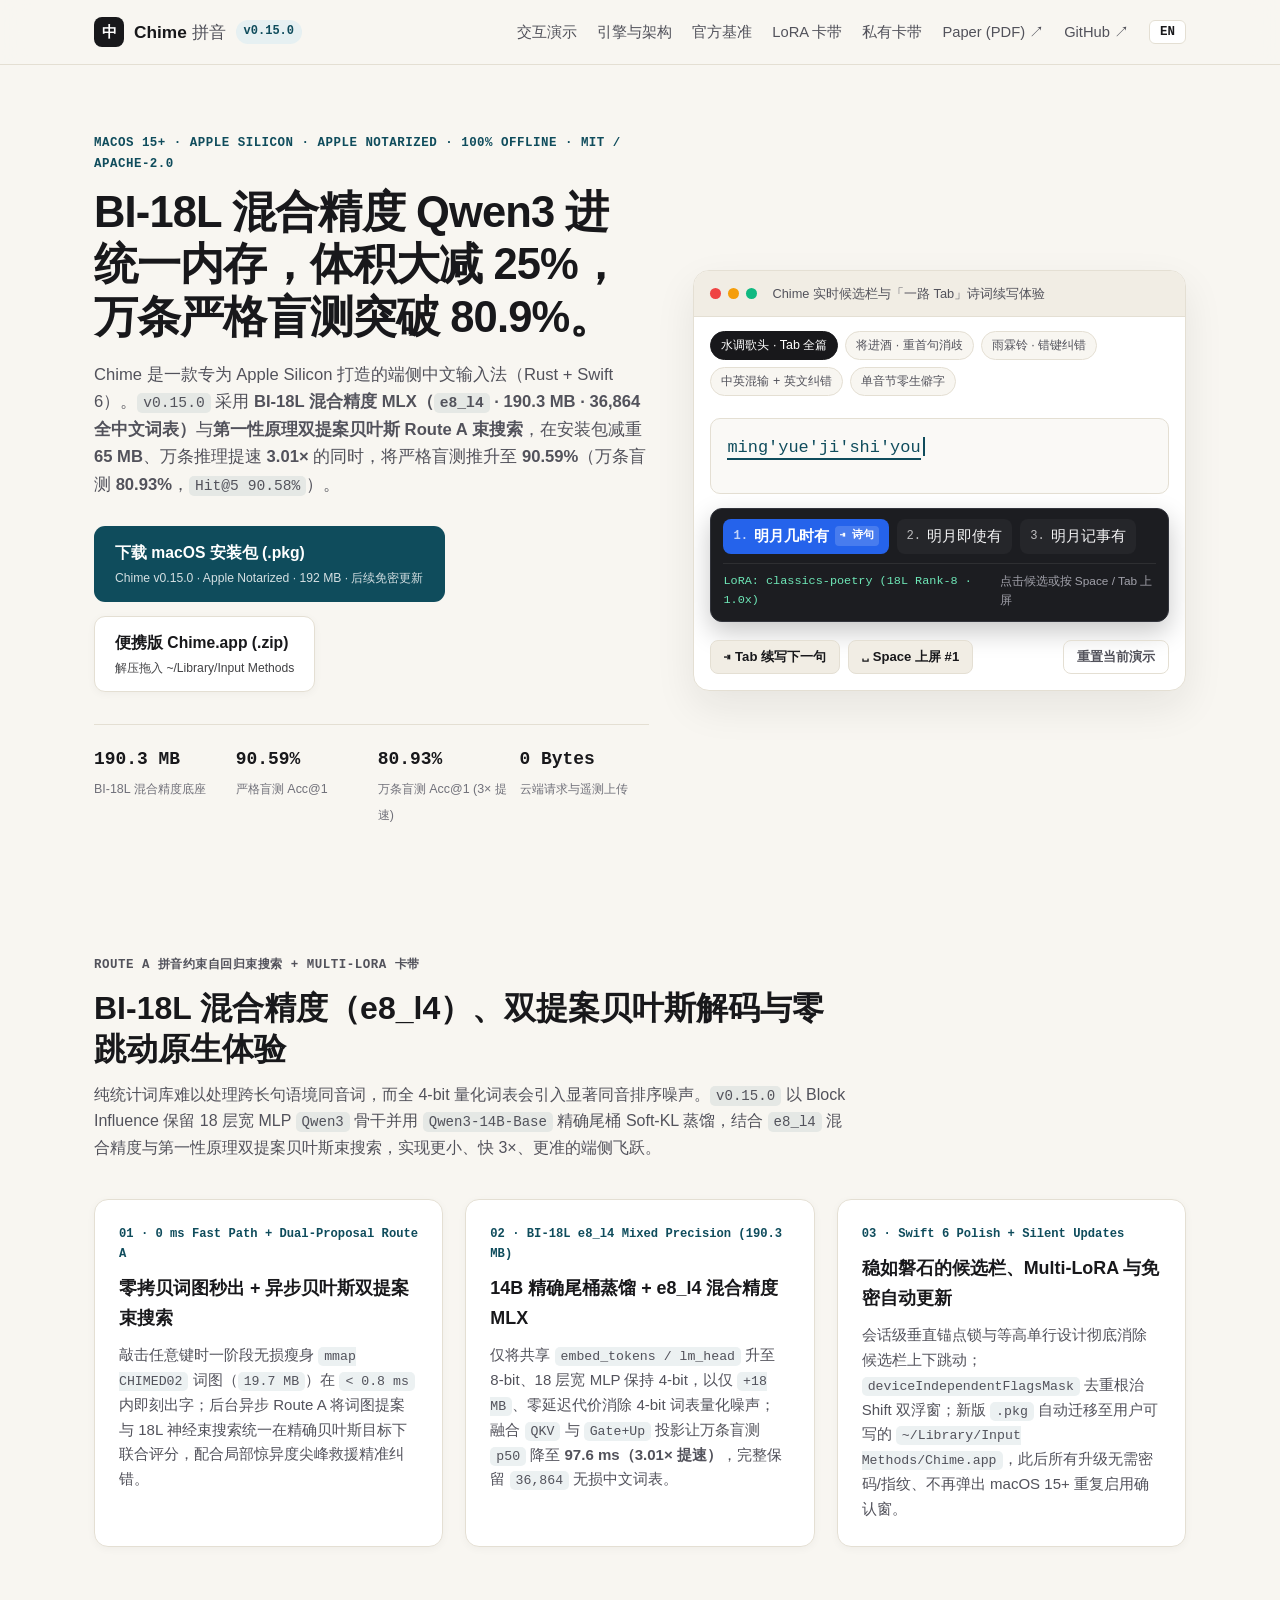
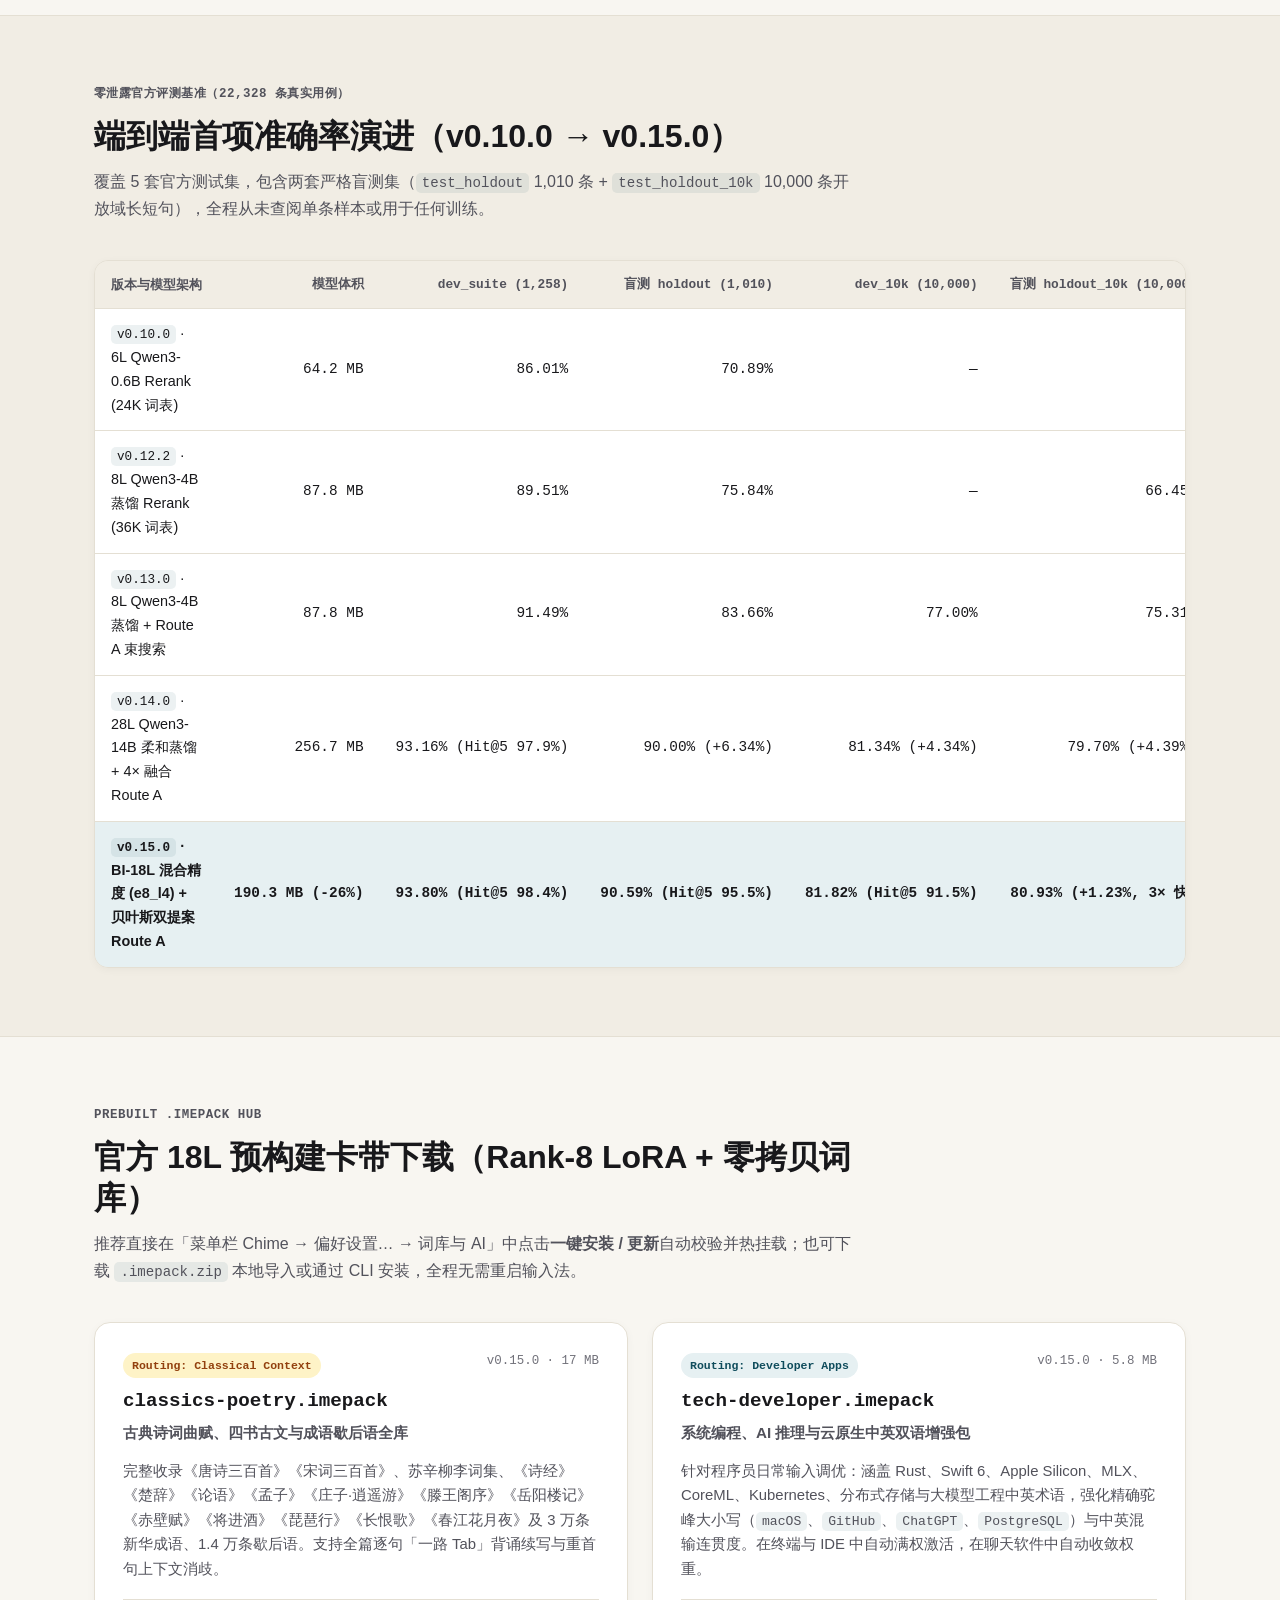
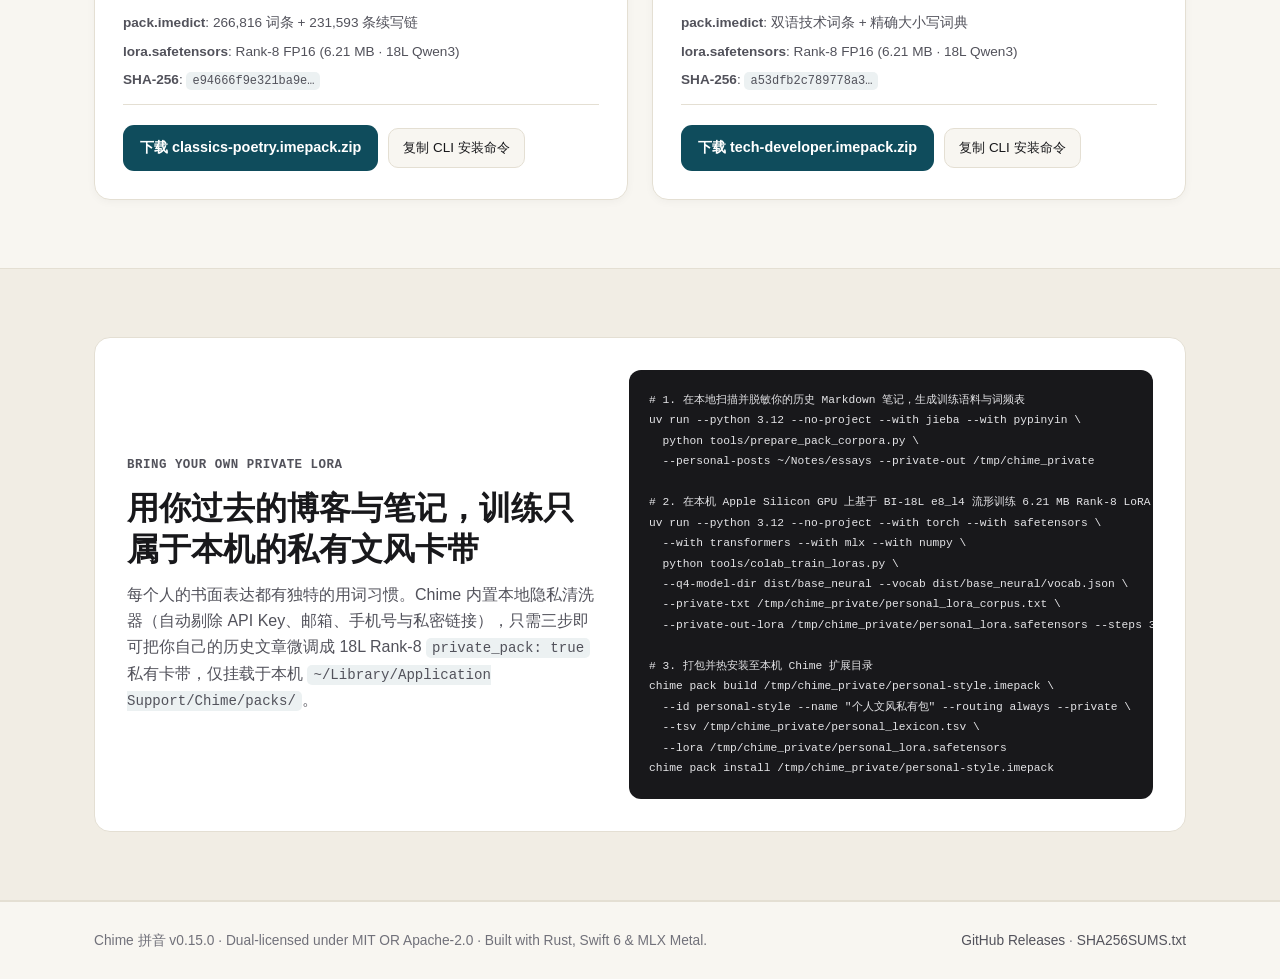
<file: site/index.html>
<!DOCTYPE html>
<html lang="zh-CN">
<head>
  <meta charset="utf-8" />
  <meta name="viewport" content="width=device-width, initial-scale=1" />
  <title>Chime 拼音 — macOS Apple Silicon 端侧神经输入法与 LoRA 卡带中心</title>
  <meta name="description" content="100% 离线、零遥测的 macOS 15+ Apple Silicon 中文拼音输入法。BI-18L 混合精度 MLX Qwen3-14B 蒸馏底座（190.3 MB e8_l4 / 36,864 全中文词表）+ 贝叶斯双提案 Route A 束搜索 + 热插拔 18L Multi-LoRA 卡带。" />
  <link rel="stylesheet" href="styles.css" />
</head>
<body>
  <header class="topbar">
    <div class="container topbar-inner">
      <a class="brand" href="#">
        <span class="brand-badge">中</span>
        <span class="brand-text">Chime <span class="brand-sub">拼音</span></span>
        <span class="version-pill">v0.15.0</span>
      </a>
      <nav class="nav-links">
        <a href="#demo" data-i18n="nav.demo">交互演示</a>
        <a href="#architecture" data-i18n="nav.arch">引擎与架构</a>
        <a href="#benchmarks" data-i18n="nav.bench">官方基准</a>
        <a href="#packs" data-i18n="nav.packs">LoRA 卡带</a>
        <a href="#diy" data-i18n="nav.diy">私有卡带</a>
        <a href="chime-paper.pdf" target="_blank" rel="noopener">Paper (PDF) ↗</a>
        <a class="gh-link" id="repo-link" href="https://github.com/tyrchen/chime" target="_blank" rel="noopener">GitHub ↗</a>
        <button id="lang-toggle" class="lang-btn" type="button" aria-label="Switch language">EN</button>
      </nav>
    </div>
  </header>

  <main>
    <section class="hero">
      <div class="container hero-grid">
        <div class="hero-copy">
          <p class="eyebrow" data-i18n="hero.eyebrow">macOS 15+ · Apple Silicon · Apple Notarized · 100% Offline · MIT / Apache-2.0</p>
          <h1 data-i18n="hero.title">BI-18L 混合精度 Qwen3 进统一内存，体积大减 25%，万条严格盲测突破 80.9%。</h1>
          <p class="lead" data-i18n="hero.lead">
            Chime 是一款专为 Apple Silicon 打造的端侧中文输入法（Rust + Swift 6）。<code>v0.15.0</code> 采用 <strong>BI-18L 混合精度 MLX（<code>e8_l4</code> · 190.3 MB · 36,864 全中文词表）</strong>与<strong>第一性原理双提案贝叶斯 Route A 束搜索</strong>，在安装包减重 <strong>65 MB</strong>、万条推理提速 <strong>3.01×</strong> 的同时，将严格盲测推升至 <strong>90.59%</strong>（万条盲测 <strong>80.93%</strong>，<code>Hit@5 90.58%</code>）。
          </p>
          <div class="cta-row">
            <a class="btn btn-primary" id="dl-pkg" href="https://github.com/tyrchen/chime/releases/latest/download/Chime-macos-arm64.pkg">
              <span class="btn-main" data-i18n="hero.dlPkg">下载 macOS 安装包 (.pkg)</span>
              <span class="btn-meta">Chime v0.15.0 · Apple Notarized · 192 MB · 后续免密更新</span>
            </a>
            <a class="btn btn-secondary" id="dl-zip" href="https://github.com/tyrchen/chime/releases/latest/download/Chime-macos-arm64.zip">
              <span class="btn-main" data-i18n="hero.dlZip">便携版 Chime.app (.zip)</span>
              <span class="btn-meta" data-i18n="hero.dlZipSub">解压拖入 ~/Library/Input Methods</span>
            </a>
          </div>
          <div class="metrics-strip">
            <div class="metric">
              <span class="metric-val">190.3 MB</span>
              <span class="metric-lbl" data-i18n="m.base">BI-18L 混合精度底座</span>
            </div>
            <div class="metric">
              <span class="metric-val">90.59%</span>
              <span class="metric-lbl" data-i18n="m.holdout">严格盲测 Acc@1</span>
            </div>
            <div class="metric">
              <span class="metric-val">80.93%</span>
              <span class="metric-lbl" data-i18n="m.speedup">万条盲测 Acc@1 (3× 提速)</span>
            </div>
            <div class="metric">
              <span class="metric-val">0 Bytes</span>
              <span class="metric-lbl" data-i18n="m.net">云端请求与遥测上传</span>
            </div>
          </div>
        </div>

        <div class="hero-demo-card" id="demo">
          <div class="window-bar">
            <span class="dot dot-red"></span>
            <span class="dot dot-amber"></span>
            <span class="dot dot-green"></span>
            <span class="window-title" data-i18n="demo.winTitle">Chime 实时候选栏与「一路 Tab」诗词续写体验</span>
          </div>
          <div class="preset-row">
            <button class="preset-chip active" data-preset="shuidiao" type="button">水调歌头 · Tab 全篇</button>
            <button class="preset-chip" data-preset="jiangjinjiu" type="button">将进酒 · 重首句消歧</button>
            <button class="preset-chip" data-preset="yulinling" type="button">雨霖铃 · 错键纠错</button>
            <button class="preset-chip" data-preset="codeswitch" type="button">中英混输 + 英文纠错</button>
            <button class="preset-chip" data-preset="singlegen" type="button">单音节零生僻字</button>
          </div>
          <div class="editor-surface">
            <div class="committed-line">
              <span id="demo-committed"></span><span id="demo-preedit" class="inline-preedit"></span><span class="caret"></span>
              <span id="demo-ghost-inline" class="inline-ghost"></span>
            </div>
            <div class="ime-panel" id="ime-panel">
              <div class="ime-candidates" id="ime-candidates"></div>
              <div class="ime-footer">
                <span id="ime-lora-badge" class="lora-active-pill">LoRA: classics-poetry (18L Rank-8 · 1.0x)</span>
                <span class="ime-hint" id="ime-hint">按 Space 上屏首项 · 按 Tab 触发诗词整句续写</span>
              </div>
            </div>
          </div>
          <div class="demo-actions">
            <button class="action-key" id="btn-tab" type="button">⇥ Tab 续写下一句</button>
            <button class="action-key" id="btn-space" type="button">␣ Space 上屏 #1</button>
            <button class="action-key subtle" id="btn-reset" type="button" data-i18n="demo.reset">重置当前演示</button>
          </div>
        </div>
      </div>
    </section>

    <section class="section" id="architecture">
      <div class="container">
        <div class="section-header">
          <p class="eyebrow" data-i18n="arch.eyebrow">Route A 拼音约束自回归束搜索 + Multi-LoRA 卡带</p>
          <h2 data-i18n="arch.title">BI-18L 混合精度（e8_l4）、双提案贝叶斯解码与零跳动原生体验</h2>
          <p data-i18n="arch.desc">
            纯统计词库难以处理跨长句语境同音词，而全 4-bit 量化词表会引入显著同音排序噪声。<code>v0.15.0</code> 以 Block Influence 保留 18 层宽 MLP <code>Qwen3</code> 骨干并用 <code>Qwen3-14B-Base</code> 精确尾桶 Soft-KL 蒸馏，结合 <code>e8_l4</code> 混合精度与第一性原理双提案贝叶斯束搜索，实现更小、快 3×、更准的端侧飞跃。
          </p>
        </div>

        <div class="arch-grid">
          <article class="arch-card">
            <div class="arch-step">01 · 0 ms Fast Path + Dual-Proposal Route A</div>
            <h3 data-i18n="arch.c1Title">零拷贝词图秒出 + 异步贝叶斯双提案束搜索</h3>
            <p data-i18n="arch.c1Body">
              敲击任意键时一阶段无损瘦身 <code>mmap CHIMED02</code> 词图（<code>19.7 MB</code>）在 <code>&lt; 0.8 ms</code> 内即刻出字；后台异步 Route A 将词图提案与 18L 神经束搜索统一在精确贝叶斯目标下联合评分，配合局部惊异度尖峰救援精准纠错。
            </p>
          </article>
          <article class="arch-card">
            <div class="arch-step">02 · BI-18L e8_l4 Mixed Precision (190.3 MB)</div>
            <h3 data-i18n="arch.c2Title">14B 精确尾桶蒸馏 + e8_l4 混合精度 MLX</h3>
            <p data-i18n="arch.c2Body">
              仅将共享 <code>embed_tokens / lm_head</code> 升至 8-bit、18 层宽 MLP 保持 4-bit，以仅 <code>+18 MB</code>、零延迟代价消除 4-bit 词表量化噪声；融合 <code>QKV</code> 与 <code>Gate+Up</code> 投影让万条盲测 <code>p50</code> 降至 <strong>97.6 ms（3.01× 提速）</strong>，完整保留 <code>36,864</code> 无损中文词表。
            </p>
          </article>
          <article class="arch-card">
            <div class="arch-step">03 · Swift 6 Polish + Silent Updates</div>
            <h3 data-i18n="arch.c3Title">稳如磐石的候选栏、Multi-LoRA 与免密自动更新</h3>
            <p data-i18n="arch.c3Body">
              会话级垂直锚点锁与等高单行设计彻底消除候选栏上下跳动；<code>deviceIndependentFlagsMask</code> 去重根治 Shift 双浮窗；新版 <code>.pkg</code> 自动迁移至用户可写的 <code>~/Library/Input Methods/Chime.app</code>，此后所有升级无需密码/指纹、不再弹出 macOS 15+ 重复启用确认窗。
            </p>
          </article>
        </div>
      </div>
    </section>

    <section class="section section-alt" id="benchmarks">
      <div class="container">
        <div class="section-header">
          <p class="eyebrow" data-i18n="bench.eyebrow">零泄露官方评测基准（22,328 条真实用例）</p>
          <h2 data-i18n="bench.title">端到端首项准确率演进（v0.10.0 → v0.15.0）</h2>
          <p data-i18n="bench.desc">
            覆盖 5 套官方测试集，包含两套严格盲测集（<code>test_holdout</code> 1,010 条 + <code>test_holdout_10k</code> 10,000 条开放域长短句），全程从未查阅单条样本或用于任何训练。
          </p>
        </div>

        <div class="bench-table-wrap">
          <table class="bench-table">
            <thead>
              <tr>
                <th>版本与模型架构</th>
                <th class="num">模型体积</th>
                <th class="num">dev_suite (1,258)</th>
                <th class="num">盲测 holdout (1,010)</th>
                <th class="num">dev_10k (10,000)</th>
                <th class="num">盲测 holdout_10k (10,000)</th>
              </tr>
            </thead>
            <tbody>
              <tr>
                <td><code>v0.10.0</code> · 6L Qwen3-0.6B Rerank (24K 词表)</td>
                <td class="num">64.2 MB</td>
                <td class="num">86.01%</td>
                <td class="num">70.89%</td>
                <td class="num">—</td>
                <td class="num">—</td>
              </tr>
              <tr>
                <td><code>v0.12.2</code> · 8L Qwen3-4B 蒸馏 Rerank (36K 词表)</td>
                <td class="num">87.8 MB</td>
                <td class="num">89.51%</td>
                <td class="num">75.84%</td>
                <td class="num">—</td>
                <td class="num">66.45%</td>
              </tr>
              <tr>
                <td><code>v0.13.0</code> · 8L Qwen3-4B 蒸馏 + Route A 束搜索</td>
                <td class="num">87.8 MB</td>
                <td class="num">91.49%</td>
                <td class="num">83.66%</td>
                <td class="num">77.00%</td>
                <td class="num">75.31%</td>
              </tr>
              <tr>
                <td><code>v0.14.0</code> · 28L Qwen3-14B 柔和蒸馏 + 4× 融合 Route A</td>
                <td class="num">256.7 MB</td>
                <td class="num">93.16% (Hit@5 97.9%)</td>
                <td class="num">90.00% (+6.34%)</td>
                <td class="num">81.34% (+4.34%)</td>
                <td class="num">79.70% (+4.39%)</td>
              </tr>
              <tr class="highlight">
                <td><code>v0.15.0</code> · BI-18L 混合精度 (e8_l4) + 贝叶斯双提案 Route A</td>
                <td class="num">190.3 MB (-26%)</td>
                <td class="num">93.80% (Hit@5 98.4%)</td>
                <td class="num">90.59% (Hit@5 95.5%)</td>
                <td class="num">81.82% (Hit@5 91.5%)</td>
                <td class="num">80.93% (+1.23%, 3× 快)</td>
              </tr>
            </tbody>
          </table>
        </div>
      </div>
    </section>

    <section class="section" id="packs">
      <div class="container">
        <div class="section-header">
          <p class="eyebrow" data-i18n="packs.eyebrow">Prebuilt .imepack Hub</p>
          <h2 data-i18n="packs.title">官方 18L 预构建卡带下载（Rank-8 LoRA + 零拷贝词库）</h2>
          <p data-i18n="packs.desc">
            推荐直接在「菜单栏 Chime → 偏好设置… → 词库与 AI」中点击<strong>一键安装 / 更新</strong>自动校验并热挂载；也可下载 <code>.imepack.zip</code> 本地导入或通过 CLI 安装，全程无需重启输入法。
          </p>
        </div>

        <div class="pack-grid">
          <article class="pack-card">
            <div class="pack-top">
              <div>
                <span class="routing-tag routing-classical">Routing: Classical Context</span>
                <h3>classics-poetry.imepack</h3>
                <p class="pack-subtitle" data-i18n="p1.sub">古典诗词曲赋、四书古文与成语歇后语全库</p>
              </div>
              <span class="pack-version">v0.15.0 · 17 MB</span>
            </div>
            <p class="pack-body" data-i18n="p1.body">
              完整收录《唐诗三百首》《宋词三百首》、苏辛柳李词集、《诗经》《楚辞》《论语》《孟子》《庄子·逍遥游》《滕王阁序》《岳阳楼记》《赤壁赋》《将进酒》《琵琶行》《长恨歌》《春江花月夜》及 3 万条新华成语、1.4 万条歇后语。支持全篇逐句「一路 Tab」背诵续写与重首句上下文消歧。
            </p>
            <ul class="pack-specs">
              <li><strong>pack.imedict</strong>: 266,816 词条 + 231,593 条续写链</li>
              <li><strong>lora.safetensors</strong>: Rank-8 FP16 (6.21 MB · 18L Qwen3)</li>
              <li><strong>SHA-256</strong>: <code id="sha-classics">见发布页 SHA256SUMS.txt</code></li>
            </ul>
            <div class="pack-footer">
              <a class="btn btn-primary btn-sm" href="https://github.com/tyrchen/chime/releases/latest/download/classics-poetry.imepack.zip" data-i18n="packs.dlClassics">
                下载 classics-poetry.imepack.zip
              </a>
              <button class="copy-cmd-btn" data-cmd="chime pack install ~/Downloads/classics-poetry.imepack.zip" type="button">复制 CLI 安装命令</button>
            </div>
          </article>

          <article class="pack-card">
            <div class="pack-top">
              <div>
                <span class="routing-tag routing-dev">Routing: Developer Apps</span>
                <h3>tech-developer.imepack</h3>
                <p class="pack-subtitle" data-i18n="p2.sub">系统编程、AI 推理与云原生中英双语增强包</p>
              </div>
              <span class="pack-version">v0.15.0 · 5.8 MB</span>
            </div>
            <p class="pack-body" data-i18n="p2.body">
              针对程序员日常输入调优：涵盖 Rust、Swift 6、Apple Silicon、MLX、CoreML、Kubernetes、分布式存储与大模型工程中英术语，强化精确驼峰大小写（<code>macOS</code>、<code>GitHub</code>、<code>ChatGPT</code>、<code>PostgreSQL</code>）与中英混输连贯度。在终端与 IDE 中自动满权激活，在聊天软件中自动收敛权重。
            </p>
            <ul class="pack-specs">
              <li><strong>pack.imedict</strong>: 双语技术词条 + 精确大小写词典</li>
              <li><strong>lora.safetensors</strong>: Rank-8 FP16 (6.21 MB · 18L Qwen3)</li>
              <li><strong>SHA-256</strong>: <code id="sha-tech">见发布页 SHA256SUMS.txt</code></li>
            </ul>
            <div class="pack-footer">
              <a class="btn btn-primary btn-sm" href="https://github.com/tyrchen/chime/releases/latest/download/tech-developer.imepack.zip" data-i18n="packs.dlTech">
                下载 tech-developer.imepack.zip
              </a>
              <button class="copy-cmd-btn" data-cmd="chime pack install ~/Downloads/tech-developer.imepack.zip" type="button">复制 CLI 安装命令</button>
            </div>
          </article>
        </div>
      </div>
    </section>

    <section class="section section-alt" id="diy">
      <div class="container">
        <div class="diy-box">
          <div class="diy-copy">
            <p class="eyebrow" data-i18n="diy.eyebrow">Bring Your Own Private LoRA</p>
            <h2 data-i18n="diy.title">用你过去的博客与笔记，训练只属于本机的私有文风卡带</h2>
            <p data-i18n="diy.desc">
              每个人的书面表达都有独特的用词习惯。Chime 内置本地隐私清洗器（自动剔除 API Key、邮箱、手机号与私密链接），只需三步即可把你自己的历史文章微调成 18L Rank-8 <code>private_pack: true</code> 私有卡带，仅挂载于本机 <code>~/Library/Application Support/Chime/packs/</code>。
            </p>
          </div>
          <pre class="code-block"><code># 1. 在本地扫描并脱敏你的历史 Markdown 笔记，生成训练语料与词频表
uv run --python 3.12 --no-project --with jieba --with pypinyin \
  python tools/prepare_pack_corpora.py \
  --personal-posts ~/Notes/essays --private-out /tmp/chime_private

# 2. 在本机 Apple Silicon GPU 上基于 BI-18L e8_l4 流形训练 6.21 MB Rank-8 LoRA
uv run --python 3.12 --no-project --with torch --with safetensors \
  --with transformers --with mlx --with numpy \
  python tools/colab_train_loras.py \
  --q4-model-dir dist/base_neural --vocab dist/base_neural/vocab.json \
  --private-txt /tmp/chime_private/personal_lora_corpus.txt \
  --private-out-lora /tmp/chime_private/personal_lora.safetensors --steps 320

# 3. 打包并热安装至本机 Chime 扩展目录
chime pack build /tmp/chime_private/personal-style.imepack \
  --id personal-style --name "个人文风私有包" --routing always --private \
  --tsv /tmp/chime_private/personal_lexicon.tsv \
  --lora /tmp/chime_private/personal_lora.safetensors
chime pack install /tmp/chime_private/personal-style.imepack</code></pre>
        </div>
      </div>
    </section>
  </main>

  <footer class="footer">
    <div class="container footer-inner">
      <p>Chime 拼音 v0.15.0 · Dual-licensed under MIT OR Apache-2.0 · Built with Rust, Swift 6 &amp; MLX Metal.</p>
      <p class="footer-links">
        <a href="https://github.com/tyrchen/chime/releases" target="_blank" rel="noopener">GitHub Releases</a>
        <span>·</span>
        <a href="https://github.com/tyrchen/chime/releases/latest/download/SHA256SUMS.txt" target="_blank" rel="noopener">SHA256SUMS.txt</a>
      </p>
    </div>
  </footer>

  <script src="app.js"></script>
</body>
</html>
</file>
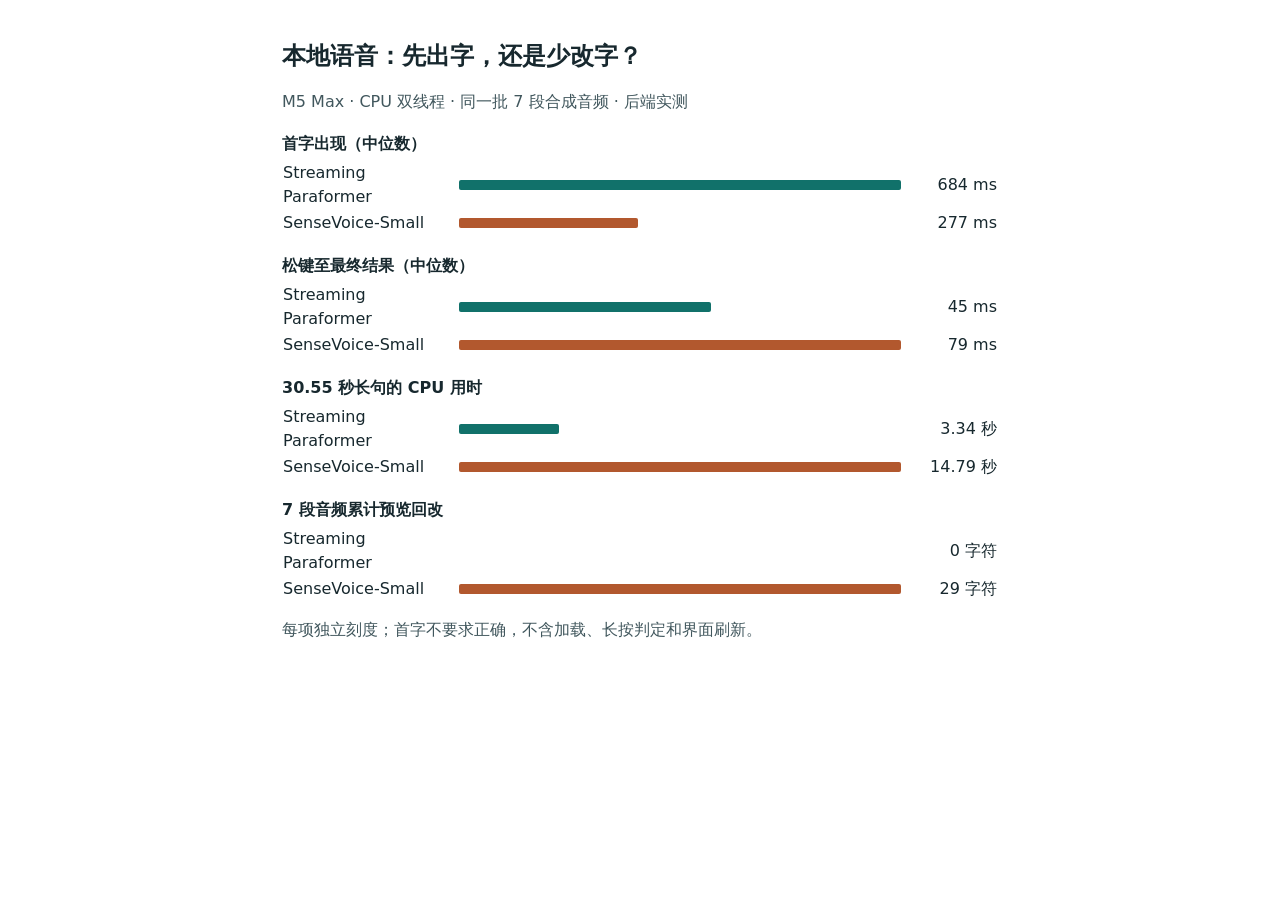
<file: benchmarks/voice/m5-comparison.html>
<!DOCTYPE html><html lang="zh-CN"><meta charset="utf-8"><meta name="viewport" content="width=device-width,initial-scale=1"><title>Chime · 本地语音对照实测</title><style>*{box-sizing:border-box}body{font:16px/1.5 system-ui;background:#fff;color:#17282e;margin:0}main{max-width:760px;margin:auto;padding:22px}h1{font-size:24px}h2{font-size:16px;margin:18px 0 4px}p{color:#41575d}table{width:100%;border-collapse:collapse}th{text-align:left;width:11em;font-weight:500}td:last-child{text-align:right;width:6em}i{display:block;height:10px;border-radius:2px;background:#11716a}tr+tr i{background:#b2582e}</style><main><h1>本地语音：先出字，还是少改字？</h1><p>M5 Max · CPU 双线程 · 同一批 7 段合成音频 · 后端实测</p><h2>首字出现（中位数）</h2><table aria-label="首字出现（中位数）"><tr><th scope="row">Streaming Paraformer</th><td><i aria-hidden="true" style="width:100.0%"></i></td><td>684 ms</td></tr><tr><th scope="row">SenseVoice-Small</th><td><i aria-hidden="true" style="width:40.5%"></i></td><td>277 ms</td></tr></table><h2>松键至最终结果（中位数）</h2><table aria-label="松键至最终结果（中位数）"><tr><th scope="row">Streaming Paraformer</th><td><i aria-hidden="true" style="width:57.0%"></i></td><td>45 ms</td></tr><tr><th scope="row">SenseVoice-Small</th><td><i aria-hidden="true" style="width:100.0%"></i></td><td>79 ms</td></tr></table><h2>30.55 秒长句的 CPU 用时</h2><table aria-label="30.55 秒长句的 CPU 用时"><tr><th scope="row">Streaming Paraformer</th><td><i aria-hidden="true" style="width:22.6%"></i></td><td>3.34 秒</td></tr><tr><th scope="row">SenseVoice-Small</th><td><i aria-hidden="true" style="width:100.0%"></i></td><td>14.79 秒</td></tr></table><h2>7 段音频累计预览回改</h2><table aria-label="7 段音频累计预览回改"><tr><th scope="row">Streaming Paraformer</th><td><i aria-hidden="true" style="width:0.0%"></i></td><td>0 字符</td></tr><tr><th scope="row">SenseVoice-Small</th><td><i aria-hidden="true" style="width:100.0%"></i></td><td>29 字符</td></tr></table><p>每项独立刻度；首字不要求正确，不含加载、长按判定和界面刷新。</p></main></html>
</file>
<file: site/styles.css>
:root {
  --bg: #f8f6f1;
  --surface: #ffffff;
  --surface-alt: #f1ede4;
  --ink: #18181b;
  --ink-muted: #52525b;
  --ink-faint: #71717a;
  --border: #e4dfd3;
  --accent: #0f4c5c;
  --accent-hover: #0a3844;
  --accent-soft: #e6f0f2;
  --amber-soft: #fef3c7;
  --amber-ink: #92400e;
  --panel-bg: #1c1d21;
  --panel-border: #32343c;
  --panel-hi: #2563eb;
  --radius: 14px;
  --shadow-sm: 0 2px 8px rgba(24, 24, 27, 0.04);
  --shadow-md: 0 16px 40px rgba(24, 24, 27, 0.08);
  --font-sans: -apple-system, BlinkMacSystemFont, "PingFang SC", "Hiragino Sans GB", "Noto Sans CJK SC", "Inter", sans-serif;
  --font-mono: ui-monospace, "SF Mono", Menlo, Monaco, Consolas, monospace;
}

* {
  box-sizing: border-box;
  margin: 0;
  padding: 0;
}

html {
  scroll-behavior: smooth;
}

body {
  font-family: var(--font-sans);
  background: var(--bg);
  color: var(--ink);
  line-height: 1.65;
  -webkit-font-smoothing: antialiased;
}

.container {
  max-width: 1140px;
  margin: 0 auto;
  padding: 0 24px;
}

/* Header */
.topbar {
  position: sticky;
  top: 0;
  z-index: 40;
  background: rgba(248, 246, 241, 0.88);
  backdrop-filter: blur(14px);
  border-bottom: 1px solid var(--border);
}

.topbar-inner {
  display: flex;
  align-items: center;
  justify-content: space-between;
  height: 64px;
}

.brand {
  display: inline-flex;
  align-items: center;
  gap: 10px;
  text-decoration: none;
  color: var(--ink);
  font-weight: 700;
  font-size: 1.08rem;
}

.brand-badge {
  display: inline-flex;
  align-items: center;
  justify-content: center;
  width: 30px;
  height: 30px;
  border-radius: 8px;
  background: var(--ink);
  color: #fff;
  font-size: 0.92rem;
  font-weight: 600;
}

.brand-sub {
  font-weight: 500;
  color: var(--ink-muted);
}

.version-pill {
  font-family: var(--font-mono);
  font-size: 0.75rem;
  font-weight: 600;
  padding: 2px 8px;
  border-radius: 999px;
  background: var(--accent-soft);
  color: var(--accent);
}

.nav-links {
  display: flex;
  align-items: center;
  gap: 20px;
}

.nav-links a {
  text-decoration: none;
  color: var(--ink-muted);
  font-size: 0.92rem;
  font-weight: 500;
  transition: color 0.15s ease;
}

.nav-links a:hover {
  color: var(--ink);
}

.lang-btn {
  font-family: var(--font-mono);
  font-size: 0.78rem;
  font-weight: 600;
  padding: 4px 10px;
  border-radius: 6px;
  border: 1px solid var(--border);
  background: var(--surface);
  color: var(--ink);
  cursor: pointer;
}

/* Hero */
.hero {
  padding: 68px 0 60px;
}

.hero-grid {
  display: grid;
  grid-template-columns: 1.06fr 0.94fr;
  gap: 44px;
  align-items: center;
}

.eyebrow {
  font-family: var(--font-mono);
  font-size: 0.78rem;
  letter-spacing: 0.04em;
  text-transform: uppercase;
  color: var(--accent);
  font-weight: 600;
  margin-bottom: 12px;
}

h1 {
  font-size: clamp(2rem, 3.4vw, 2.75rem);
  line-height: 1.2;
  letter-spacing: -0.02em;
  margin-bottom: 18px;
}

.lead {
  font-size: 1.04rem;
  color: var(--ink-muted);
  margin-bottom: 28px;
}

.cta-row {
  display: flex;
  flex-wrap: wrap;
  gap: 14px;
  margin-bottom: 32px;
}

.btn {
  display: inline-flex;
  flex-direction: column;
  align-items: flex-start;
  text-decoration: none;
  padding: 13px 20px;
  border-radius: 11px;
  transition: transform 0.12s ease, background-color 0.15s ease;
  border: 1px solid transparent;
}

.btn:hover {
  transform: translateY(-1px);
}

.btn-primary {
  background: var(--accent);
  color: #ffffff;
}

.btn-primary:hover {
  background: var(--accent-hover);
}

.btn-secondary {
  background: var(--surface);
  color: var(--ink);
  border-color: var(--border);
  box-shadow: var(--shadow-sm);
}

.btn-sm {
  padding: 10px 16px;
  font-size: 0.9rem;
  font-weight: 600;
}

.btn-main {
  font-weight: 600;
  font-size: 0.98rem;
}

.btn-meta {
  font-size: 0.76rem;
  opacity: 0.82;
  margin-top: 2px;
}

.metrics-strip {
  display: grid;
  grid-template-columns: repeat(4, 1fr);
  gap: 12px;
  padding-top: 20px;
  border-top: 1px solid var(--border);
}

.metric-val {
  display: block;
  font-family: var(--font-mono);
  font-size: 1.12rem;
  font-weight: 700;
  color: var(--ink);
}

.metric-lbl {
  font-size: 0.78rem;
  color: var(--ink-faint);
}

/* Interactive Demo Card */
.hero-demo-card {
  background: var(--surface);
  border: 1px solid var(--border);
  border-radius: 16px;
  box-shadow: var(--shadow-md);
  overflow: hidden;
}

.window-bar {
  display: flex;
  align-items: center;
  gap: 7px;
  padding: 12px 16px;
  background: var(--surface-alt);
  border-bottom: 1px solid var(--border);
}

.dot {
  width: 11px;
  height: 11px;
  border-radius: 50%;
}

.dot-red { background: #ef4444; }
.dot-amber { background: #f59e0b; }
.dot-green { background: #10b981; }

.window-title {
  margin-left: 8px;
  font-size: 0.8rem;
  color: var(--ink-muted);
  font-weight: 500;
}

.preset-row {
  display: flex;
  flex-wrap: wrap;
  gap: 7px;
  padding: 14px 16px 8px;
}

.preset-chip {
  font-size: 0.78rem;
  padding: 5px 10px;
  border-radius: 999px;
  border: 1px solid var(--border);
  background: var(--bg);
  color: var(--ink-muted);
  cursor: pointer;
  font-weight: 500;
}

.preset-chip.active {
  background: var(--ink);
  color: #fff;
  border-color: var(--ink);
}

.editor-surface {
  padding: 14px 16px 18px;
}

.committed-line {
  min-height: 76px;
  padding: 14px 16px;
  border-radius: 10px;
  background: #faf9f6;
  border: 1px solid var(--border);
  font-size: 1.06rem;
  line-height: 1.7;
  margin-bottom: 14px;
}

.inline-preedit {
  font-family: var(--font-mono);
  color: var(--accent);
  border-bottom: 2px solid var(--accent);
  padding-bottom: 1px;
}

.caret {
  display: inline-block;
  width: 2px;
  height: 1.1em;
  background: var(--accent);
  vertical-align: text-bottom;
  margin-left: 2px;
  animation: blink 1.05s steps(2, start) infinite;
}

@keyframes blink {
  to { visibility: hidden; }
}

.inline-ghost {
  color: #9ca3af;
  font-size: 0.96rem;
  margin-left: 4px;
}

/* Native-style dark macOS candidate panel */
.ime-panel {
  background: var(--panel-bg);
  border: 1px solid var(--panel-border);
  border-radius: 12px;
  padding: 10px 12px;
  color: #f4f4f5;
  box-shadow: 0 10px 26px rgba(0, 0, 0, 0.22);
}

.ime-candidates {
  display: flex;
  flex-wrap: wrap;
  gap: 8px;
  align-items: center;
}

.cand-pill {
  display: inline-flex;
  align-items: center;
  gap: 6px;
  padding: 5px 10px;
  border-radius: 8px;
  font-size: 0.94rem;
  background: rgba(255, 255, 255, 0.04);
}

.cand-pill.active {
  background: var(--panel-hi);
  color: #ffffff;
  font-weight: 600;
}

.cand-idx {
  font-family: var(--font-mono);
  font-size: 0.76rem;
  opacity: 0.72;
}

.cand-tag {
  font-family: var(--font-mono);
  font-size: 0.68rem;
  padding: 1px 5px;
  border-radius: 4px;
  background: rgba(255, 255, 255, 0.16);
}

.ime-footer {
  display: flex;
  justify-content: space-between;
  align-items: center;
  margin-top: 9px;
  padding-top: 8px;
  border-top: 1px solid rgba(255, 255, 255, 0.08);
  font-size: 0.74rem;
  color: #a1a1aa;
}

.lora-active-pill {
  font-family: var(--font-mono);
  color: #6ee7b7;
}

.demo-actions {
  display: flex;
  gap: 8px;
  padding: 0 16px 16px;
}

.action-key {
  font-family: var(--font-sans);
  font-size: 0.82rem;
  font-weight: 600;
  padding: 7px 13px;
  border-radius: 8px;
  border: 1px solid var(--border);
  background: var(--surface-alt);
  color: var(--ink);
  cursor: pointer;
}

.action-key:hover {
  background: #e5dfd2;
}

.action-key.subtle {
  margin-left: auto;
  background: transparent;
  color: var(--ink-muted);
}

/* Sections */
.section {
  padding: 68px 0;
}

.section-alt {
  background: var(--surface-alt);
  border-top: 1px solid var(--border);
  border-bottom: 1px solid var(--border);
}

.section-header {
  max-width: 760px;
  margin-bottom: 38px;
}

h2 {
  font-size: clamp(1.55rem, 2.5vw, 2.05rem);
  line-height: 1.28;
  margin-bottom: 12px;
}

.section-header p {
  color: var(--ink-muted);
}

code {
  font-family: var(--font-mono);
  font-size: 0.88em;
  background: rgba(15, 76, 92, 0.08);
  padding: 2px 6px;
  border-radius: 5px;
}

.arch-grid {
  display: grid;
  grid-template-columns: repeat(3, 1fr);
  gap: 22px;
}

.arch-card {
  background: var(--surface);
  border: 1px solid var(--border);
  border-radius: var(--radius);
  padding: 24px;
  box-shadow: var(--shadow-sm);
}

.arch-step {
  font-family: var(--font-mono);
  font-size: 0.76rem;
  font-weight: 600;
  color: var(--accent);
  margin-bottom: 10px;
}

.arch-card h3 {
  font-size: 1.12rem;
  margin-bottom: 10px;
}

.arch-card p {
  font-size: 0.94rem;
  color: var(--ink-muted);
}

/* Pack Hub */
.pack-grid {
  display: grid;
  grid-template-columns: repeat(2, 1fr);
  gap: 24px;
}

.pack-card {
  background: var(--surface);
  border: 1px solid var(--border);
  border-radius: 16px;
  padding: 28px;
  display: flex;
  flex-direction: column;
  justify-content: space-between;
  box-shadow: var(--shadow-sm);
}

.pack-top {
  display: flex;
  justify-content: space-between;
  align-items: flex-start;
  margin-bottom: 14px;
}

.routing-tag {
  display: inline-block;
  font-family: var(--font-mono);
  font-size: 0.72rem;
  font-weight: 600;
  padding: 3px 9px;
  border-radius: 999px;
  margin-bottom: 8px;
}

.routing-classical {
  background: var(--amber-soft);
  color: var(--amber-ink);
}

.routing-dev {
  background: var(--accent-soft);
  color: var(--accent);
}

.pack-card h3 {
  font-family: var(--font-mono);
  font-size: 1.2rem;
}

.pack-subtitle {
  font-size: 0.95rem;
  font-weight: 600;
  color: var(--ink-muted);
  margin-top: 2px;
}

.pack-version {
  font-family: var(--font-mono);
  font-size: 0.78rem;
  color: var(--ink-faint);
}

.pack-body {
  font-size: 0.93rem;
  color: var(--ink-muted);
  margin-bottom: 18px;
}

.pack-specs {
  list-style: none;
  border-top: 1px solid var(--border);
  border-bottom: 1px solid var(--border);
  padding: 12px 0;
  margin-bottom: 20px;
  font-size: 0.85rem;
  color: var(--ink-muted);
}

.pack-specs li + li {
  margin-top: 6px;
}

.pack-footer {
  display: flex;
  flex-wrap: wrap;
  gap: 10px;
  align-items: center;
}

.copy-cmd-btn {
  font-family: var(--font-sans);
  font-size: 0.84rem;
  font-weight: 500;
  padding: 10px 14px;
  border-radius: 10px;
  border: 1px solid var(--border);
  background: var(--bg);
  color: var(--ink);
  cursor: pointer;
}

/* DIY Box */
.diy-box {
  background: var(--surface);
  border: 1px solid var(--border);
  border-radius: 16px;
  padding: 32px;
  display: grid;
  grid-template-columns: 0.95fr 1.05fr;
  gap: 28px;
  align-items: center;
}

.diy-copy p {
  color: var(--ink-muted);
}

.code-block {
  background: #18181b;
  color: #e4e4e7;
  padding: 20px;
  border-radius: 12px;
  overflow-x: auto;
  font-family: var(--font-mono);
  font-size: 0.8rem;
  line-height: 1.6;
}

.code-block code {
  background: none;
  padding: 0;
  color: inherit;
}

.bench-table-wrap {
  margin-top: 28px;
  background: var(--surface);
  border: 1px solid var(--border);
  border-radius: var(--radius);
  box-shadow: var(--shadow-sm);
  overflow-x: auto;
}

.bench-table {
  width: 100%;
  border-collapse: collapse;
  font-size: 0.9rem;
}

.bench-table th,
.bench-table td {
  padding: 13px 16px;
  text-align: left;
  border-bottom: 1px solid var(--border);
}

.bench-table th {
  font-size: 0.8rem;
  font-weight: 600;
  color: var(--ink-muted);
  background: var(--surface-alt);
  white-space: nowrap;
}

.bench-table td.num,
.bench-table th.num {
  text-align: right;
  font-family: var(--font-mono);
  white-space: nowrap;
}

.bench-table tr.highlight td {
  background: var(--accent-soft);
  font-weight: 600;
  color: var(--ink);
}

.bench-table tr:last-child td {
  border-bottom: none;
}

.footer {
  border-top: 1px solid var(--border);
  padding: 28px 0;
  font-size: 0.86rem;
  color: var(--ink-faint);
}

.footer-inner {
  display: flex;
  justify-content: space-between;
  flex-wrap: wrap;
  gap: 12px;
}

.footer-links a {
  color: var(--ink-muted);
  text-decoration: none;
}

@media (max-width: 920px) {
  .hero-grid,
  .arch-grid,
  .pack-grid,
  .diy-box {
    grid-template-columns: 1fr;
  }
  .metrics-strip {
    grid-template-columns: repeat(2, 1fr);
  }
  .nav-links a:not(.gh-link) {
    display: none;
  }
}
</file>
